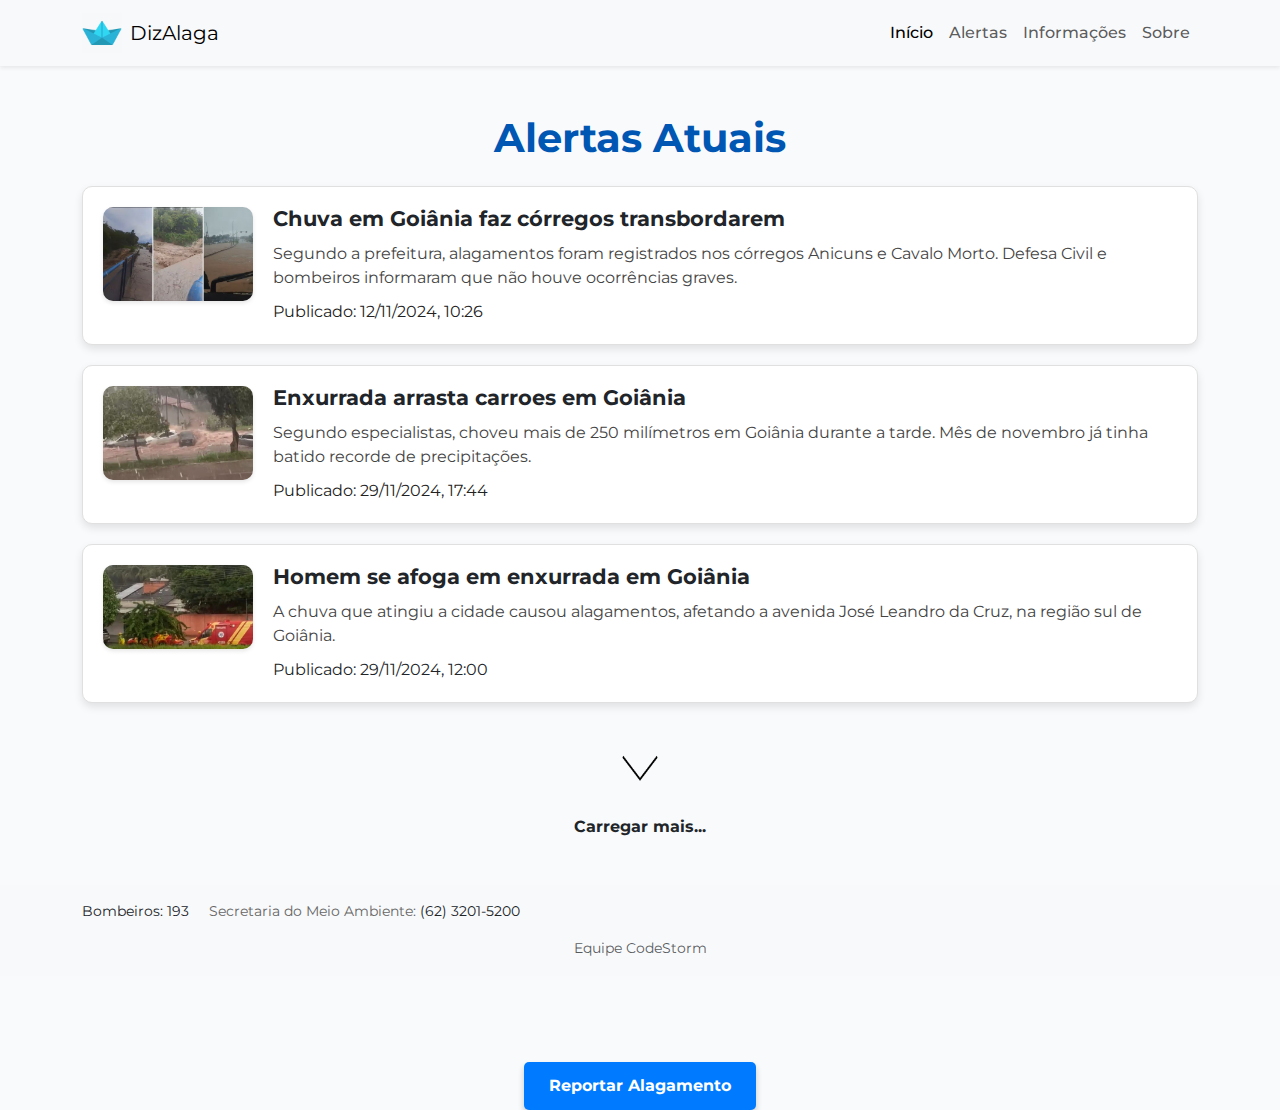
<file: alertas.html>
<!DOCTYPE html>
<html lang="pt-BR">

<head>

    <meta charset="UTF-8">
    <meta name="viewport" content="width=device-width, initial-scale=1.0">

    <title>DizAlaga - Alertas</title>

    <!-- Stylesheets Externos-->
     <!--Bootstrap -->
     <link href="https://cdn.jsdelivr.net/npm/bootstrap@5.3.2/dist/css/bootstrap.min.css" rel="stylesheet">
    <!-- Font -->
    <link href="https://fonts.googleapis.com/css2?family=Montserrat:wght@400;700&display=swap" rel="stylesheet">
     <!-- CSS-->
    <link href="alertas.css" rel="stylesheet">

</head>

<body>
     <!-- Barra de Navegação -->
     <nav class="navbar navbar-expand-lg bg-light shadow-sm">

        <div class="container">

            <a class="navbar-brand d-flex align-items-center" href="index.html">
                <img src="Logo.png" alt="DizAlaga Logo" class="me-2" style="height: 40px;">
                <span>DizAlaga</span>
            </a>

            <button class="navbar-toggler" type="button" data-bs-toggle="collapse" 
            data-bs-target="#navbarNav" aria-controls="navbarNav" aria-expanded="false" 
            aria-label="Toggle navigation">
                <span class="navbar-toggler-icon"></span>
            </button>

            <div class="collapse navbar-collapse" id="navbarNav">

                <ul class="navbar-nav ms-auto">
                    <li class="nav-item"><a class="nav-link active" href="index.html">Início</a></li>
                    <li class="nav-item"><a class="nav-link" href="alertas.html">Alertas</a></li>
                    <li class="nav-item"><a class="nav-link" href="informacoes.html">Informações</a></li>
                    <li class="nav-item"><a class="nav-link" href="sobre.html">Sobre</a></li>
                </ul>

            </div>
        </div>
    </nav>
    
    <!-- Conteudo Principal -->
    <main class="container mt-5">
        <h1 class="mb-4 text-center">Alertas Atuais</h1>

        <!-- Cards de Alerta -->
        <div class="alert-card">

            <img src="alertcard1.jpg" alt="Imagem do Alagamento">

            <div class="alert-content">

                <div class="alert-title">
                   <a  href="https://g1.globo.com/go/goias/noticia/2024/11/12/chuva-em-goiania-faz-corregos-transbordarem-deixam-ruas-alagadas-e-tem-queda-de-arvores-videos.ghtml" 
                   class="text-decoration-none text-dark"
                   target="_blank"
                   rel="noopener noreferrer"> Chuva em Goiânia faz córregos transbordarem </a> 
                   <!-- Texto Preto ou Azul? , def | class -->
                </div>
                <div class="alert-description">Segundo a prefeitura, alagamentos foram registrados nos córregos Anicuns e Cavalo Morto. 
                    Defesa Civil e bombeiros informaram que não houve ocorrências graves. </div>
                <div class="alert-time">Publicado: 12/11/2024, 10:26</div>

            </div>
        </div>

        <div class="alert-card">

            <img src="alertcard2.jpg" alt="Imagem do Alagamento">

            <div class="alert-content">

                <div class="alert-title">
                    <a  href="https://g1.globo.com/go/goias/noticia/2024/11/29/video-moradores-se-desesperam-ao-ver-carros-sendo-arrastados-por-enxurrada-durante-chuva-em-goiania.ghtml" 
                   class="text-decoration-none text-dark"
                   target="_blank"
                   rel="noopener noreferrer">Enxurrada arrasta carroes em Goiânia </a></div>
                <div class="alert-description">Segundo especialistas, choveu mais de 250 milímetros em Goiânia durante a tarde.
                     Mês de novembro já tinha batido recorde de precipitações. </div>
                <div class="alert-time">Publicado: 29/11/2024, 17:44</div>

            </div>
        </div>

        <div class="alert-card">

            <img src="alertcard3.jpg" alt="Imagem do Alagamento">

            <div class="alert-content">

                <div class="alert-title">
                    <a  href="https://ohoje.com/2024/11/29/homem-se-afoga-em-enxurrada-em-goiania/" 
                   class="text-decoration-none text-dark"
                   target="_blank"
                   rel="noopener noreferrer"> Homem se afoga em enxurrada em Goiânia</div>
                <div class="alert-description">A chuva que atingiu a cidade causou alagamentos, afetando a avenida José Leandro da Cruz, 
                    na região sul de Goiânia. </div>
                <div class="alert-time">Publicado: 29/11/2024, 12:00</div>

            </div>
        </div>

    <!-- Janela Pop-Up Para Reportar -->
    <div id="reportModal" class="modal fade" tabindex="-1" aria-labelledby="reportModalLabel" aria-hidden="true">
        <div class="modal-dialog">

            <div class="modal-content">
                <!-- Titulo / Nome da Janela -->
                <header class="modal-header">
                    <h2 id="reportModalLabel" class="modal-title">Reportar Alagamento</h2>
                    <button type="button" class="btn-close" data-bs-dismiss="modal" aria-label="Fechar"></button>
                </header>

                <!-- Conteudo da Janela -->
                <section class="modal-body">
                    <form id="reportForm" class="form">

                        <!-- Informa Localização-->
                        <div class="form-group mb-3">
                            <label for="location" class="form-label">Localização</label>
                            <input 
                                type="text" 
                                id="location" 
                                class="form-control" 
                                placeholder="Ex.: Rua das Flores, 123" 
                                required>
                        </div>

                        <!-- Descrição do Report -->
                        <div class="form-group mb-3">
                            <label for="description" class="form-label">Descrição do Ocorrido</label>
                            <textarea 
                                id="description" 
                                class="form-control" 
                                rows="4" 
                                placeholder="Inclua detalhes como profundidade, duração, etc." 
                                required></textarea>
                        </div>

                        <!-- Upload de Imagem-->
                        <div class="form-group mb-3">
                            <label for="imageUpload" class="form-label">Carregar Foto (opcional)</label>
                            <input type="file" id="imageUpload" class="form-control">
                        </div>

                        <!-- Botão de Envio -->
                        <div class="form-group">
                            <button type="submit" class="btn btn-primary w-100">
                                Enviar Relatório
                            </button>
                        </div>
                    </form>
                </section>
            </div>
        </div>
    </div>
    
    <!-- Carregar Mais -->
    <div class="d-flex flex-column align-items-center my-4">
        <img 
            src="arrow.png" 
            alt="Carregar mais" 
            class="load-more-img"
            style="width: 80px; height: auto;">
        <p class="mt-2 text-center fw-bold">Carregar mais...</p>
    </div>


    </main>

    <!-- Botão para Reportar Alagamento-->
    <button id="reportButton" class="report-button">Reportar Alagamento</button>


    <!-- Mensagem de Report -->
    <div id="successMessage" class="success-message">
        Reportado com sucesso!
    </div>
    

    <!-- Footer -->
    <!-- Footer -->
    <footer class="bg-light py-3">
        <div class="container">
            <div class="row">
                <!-- Lado Esquerdo - Contatos -->
                <div class="col-md-6 text-start">
                    <span>Bombeiros:</span>
                    <a href="tel:+123" class="text-decoration-none text-dark me-3">
                        <i class="fas fa-phone-alt"></i> 193
                    </a>
                    <span>Secretaria do Meio Ambiente:</span>
                    <a href="tel:+0987654321" class="text-decoration-none text-dark">
                        <i class="fas fa-phone-alt"></i> (62) 3201-5200
                    </a>
                </div>
            <p class="text-center mt-3 mb-0 text-muted">Equipe CodeStorm</p>
        </div>
    </footer>

    <!-- Scripts -->

    <script>
        // Trigger do Botão com Click
        document.getElementById("reportButton").addEventListener("click", function () {
            let reportModal = new bootstrap.Modal(document.getElementById("reportModal"));
            reportModal.show();
        });
    </script>

    <script>
        document.getElementById('reportForm').addEventListener('submit', function (event) {
            event.preventDefault();

            // Esconde o Pop-Up
            const modal = bootstrap.Modal.getInstance(document.getElementById('reportModal'));
            modal.hide();

            // Mostra mensagem de sucesso de cadastro
            const successMessage = document.getElementById('successMessage');
            successMessage.style.display = 'block';

            // Esconde a Mensagem depois de 3 segundos
            setTimeout(() => {
                successMessage.style.display = 'none';
            }, 3000);

            // Limpa o Formulario
            this.reset();
        });
    </script>
    <script src="https://cdn.jsdelivr.net/npm/bootstrap@5.3.2/dist/js/bootstrap.bundle.min.js"></script>
</body>

</html>
</file>
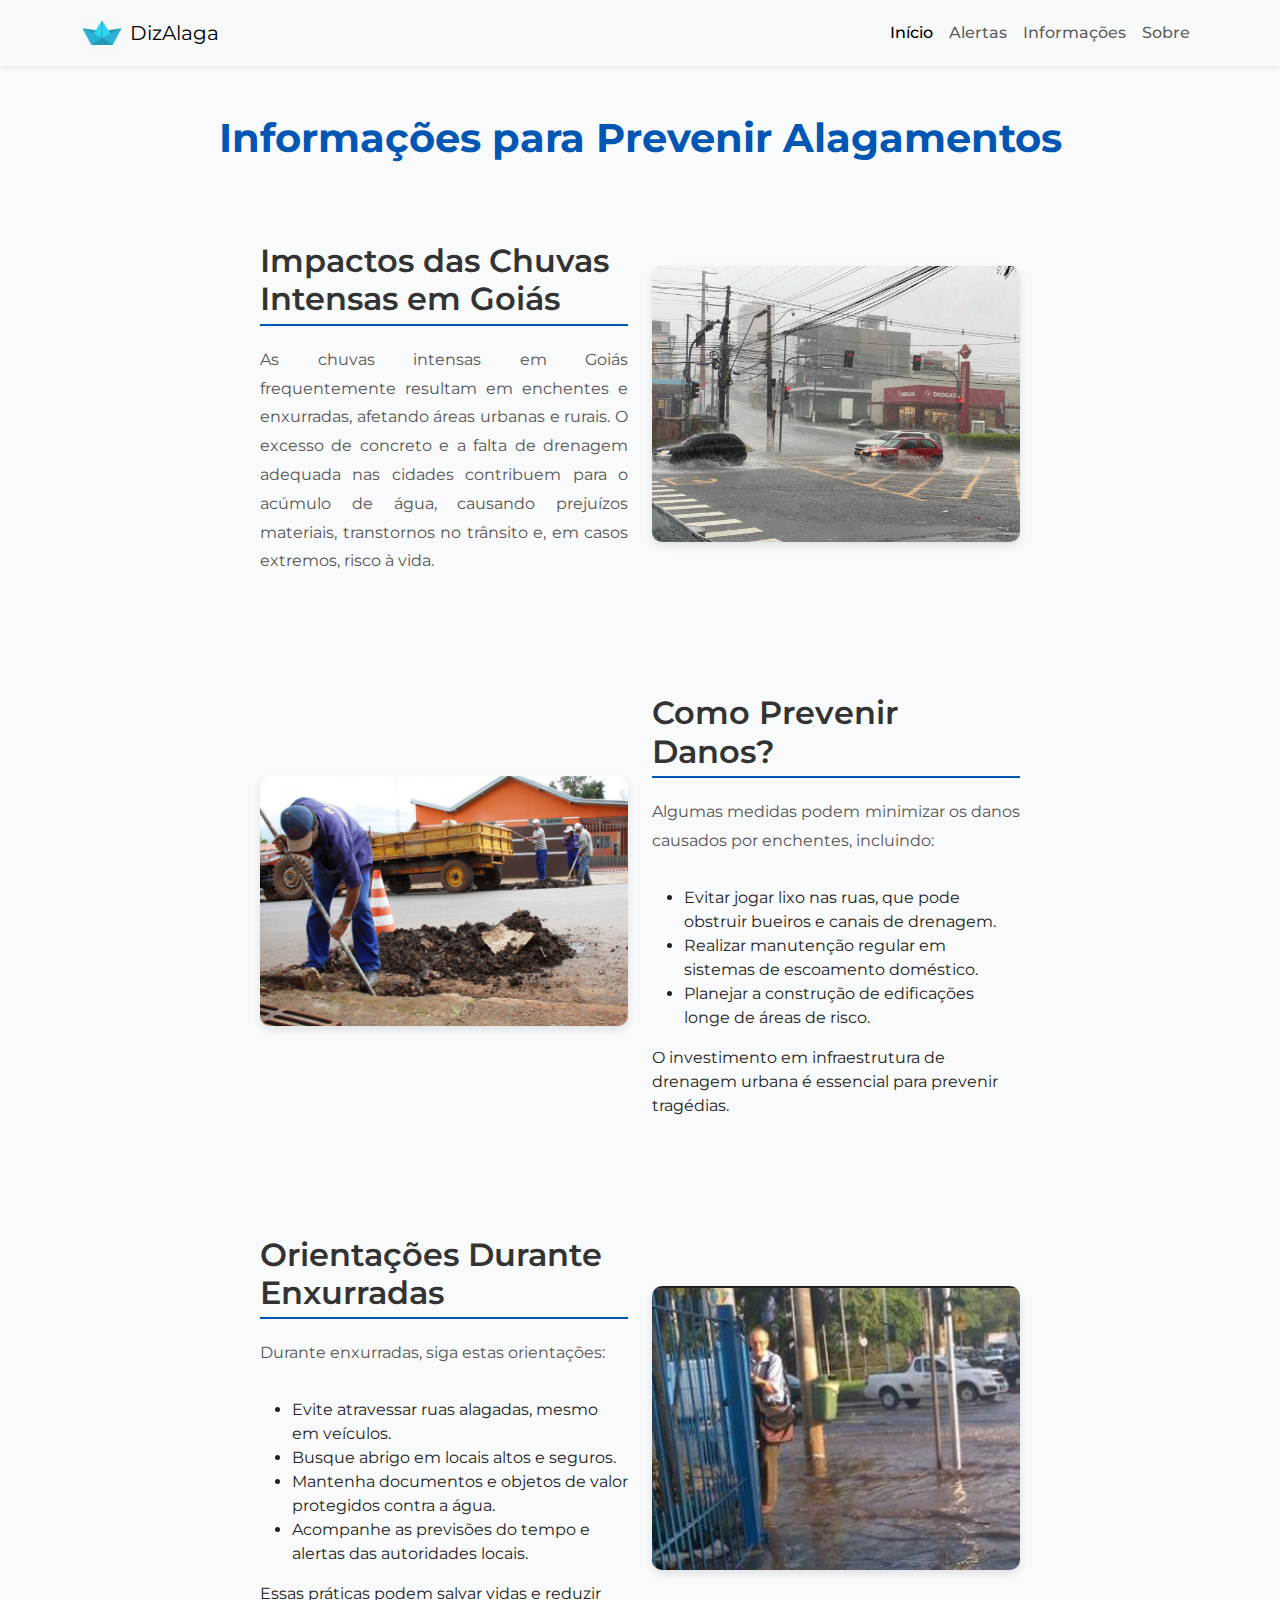
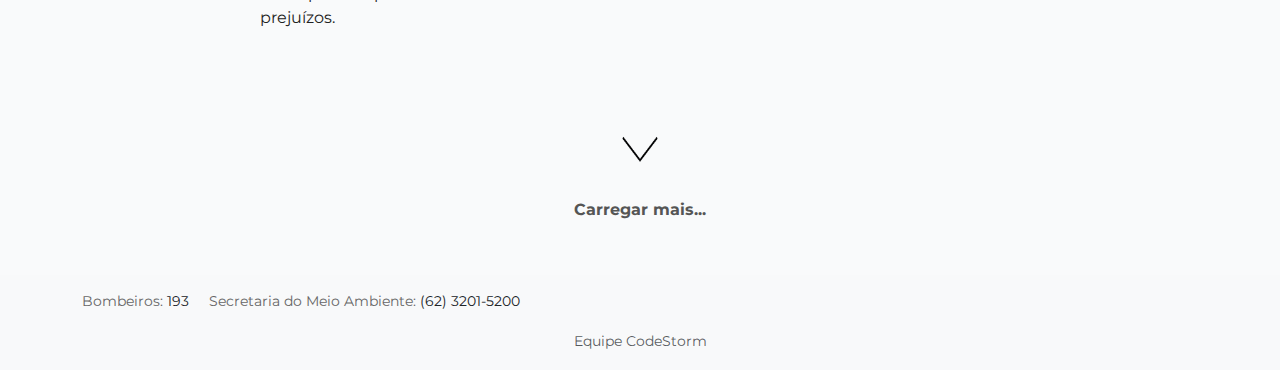
<file: informacoes.html>
<!DOCTYPE html>
<html lang="pt-BR">

<head>
    <meta charset="UTF-8">
    <meta name="viewport" content="width=device-width, initial-scale=1.0">
    
    <title>DizAlaga - Informações</title>

    <!-- Stylesheets Externos-->
     <!--Bootstrap -->
     <link href="https://cdn.jsdelivr.net/npm/bootstrap@5.3.2/dist/css/bootstrap.min.css" rel="stylesheet">
    <!-- Font -->
    <link href="https://fonts.googleapis.com/css2?family=Montserrat:wght@400;700&display=swap" rel="stylesheet">
     <!-- CSS-->
    <link href="informacoes.css" rel="stylesheet">
</head>

<body>
    <!-- Barra de Navegação -->
    <nav class="navbar navbar-expand-lg bg-light shadow-sm">

        <div class="container">

            <a class="navbar-brand d-flex align-items-center" href="index.html">
                <img src="Logo.png" alt="DizAlaga Logo" class="me-2" style="height: 40px;">
                <span>DizAlaga</span>
            </a>

            <button class="navbar-toggler" type="button" data-bs-toggle="collapse" 
            data-bs-target="#navbarNav" aria-controls="navbarNav" aria-expanded="false" 
            aria-label="Toggle navigation">
                <span class="navbar-toggler-icon"></span>
            </button>

            <div class="collapse navbar-collapse" id="navbarNav">

                <ul class="navbar-nav ms-auto">
                    <li class="nav-item"><a class="nav-link active" href="index.html">Início</a></li>
                    <li class="nav-item"><a class="nav-link" href="alertas.html">Alertas</a></li>
                    <li class="nav-item"><a class="nav-link" href="informacoes.html">Informações</a></li>
                    <li class="nav-item"><a class="nav-link" href="sobre.html">Sobre</a></li>
                </ul>

            </div>
        </div>
    </nav>

    <!-- Conteudo Principal -->
    <div class="container mt-5">
        <h1>Informações para Prevenir Alagamentos</h1>
        
        <!-- Primeira -->
        <section class="info-section mb-5">
            <div class="row align-items-center">
                <div class="col-md-6">
                    <h2>Impactos das Chuvas Intensas em Goiás</h2>
                    <p>
                        As chuvas intensas em Goiás frequentemente resultam em enchentes e enxurradas, 
                        afetando áreas urbanas e rurais. O excesso de concreto e a falta de drenagem adequada nas cidades 
                        contribuem para o acúmulo de água, causando prejuízos materiais, transtornos no trânsito 
                        e, em casos extremos, risco à vida.
                    </p>
                </div>
                <div class="col-md-6 text-center">
                    <img src="news1.jpeg" alt="Imagem-Topico-1" class="img-fluid">
                </div>
            </div>
        </section>

        <!-- Segunda Seção -->
        <section class="info-section mb-5">
            <div class="row align-items-center flex-md-row-reverse">
                <div class="col-md-6">
                    <h2>Como Prevenir Danos?</h2>
                    <p>
                        Algumas medidas podem minimizar os danos causados por enchentes, incluindo:
                        <ul>
                            <li>Evitar jogar lixo nas ruas, que pode obstruir bueiros e canais de drenagem.</li>
                            <li>Realizar manutenção regular em sistemas de escoamento doméstico.</li>
                            <li>Planejar a construção de edificações longe de áreas de risco.</li>
                        </ul>
                        O investimento em infraestrutura de drenagem urbana é essencial para prevenir tragédias.
                    </p>
                </div>
                <div class="col-md-6 text-center">
                    <img src="news2.jpg" alt="Imagem-Topico-2" class="img-fluid">
                </div>
            </div>
        </section>

        <!-- Terceira Seção-->
        <section class="info-section mb-5">
            <div class="row align-items-center">
                <div class="col-md-6">
                    <h2>Orientações Durante Enxurradas</h2>
                    <p>
                        Durante enxurradas, siga estas orientações:
                        <ul>
                            <li>Evite atravessar ruas alagadas, mesmo em veículos.</li>
                            <li>Busque abrigo em locais altos e seguros.</li>
                            <li>Mantenha documentos e objetos de valor protegidos contra a água.</li>
                            <li>Acompanhe as previsões do tempo e alertas das autoridades locais.</li>
                        </ul>
                        Essas práticas podem salvar vidas e reduzir prejuízos.
                    </p>
                </div>
                <div class="col-md-6 text-center">
                    <img src="news4.png" alt="Imagem-Topico-3" class="img-fluid">
                </div>
            </div>
        </section>
    </div>

        <!-- Carregar Mais -->
        <div class="d-flex flex-column align-items-center my-4">
            <img 
                src="arrow.png" 
                alt="Carregar mais" 
                class="load-more-img"
                style="width: 80px; height: auto;">
            <p class="mt-2 text-center fw-bold">Carregar mais...</p>
        </div>

    <!-- Footer -->
    <footer class="bg-light py-3">
        <div class="container">
            <div class="row">
                <!-- Lado Esquerdo - Contatos -->
                <div class="col-md-6 text-start">
                    <span>Bombeiros:</span>
                    <a href="tel:+123" class="text-decoration-none text-dark me-3">
                        <i class="fas fa-phone-alt"></i> 193
                    </a>
                    <span>Secretaria do Meio Ambiente:</span>
                    <a href="tel:+0987654321" class="text-decoration-none text-dark">
                        <i class="fas fa-phone-alt"></i> (62) 3201-5200
                    </a>
                </div>
            <p class="text-center mt-3 mb-0 text-muted">Equipe CodeStorm</p>
        </div>
    </footer>

    <script src="https://cdn.jsdelivr.net/npm/bootstrap@5.3.2/dist/js/bootstrap.bundle.min.js"></script>
</body>

</html>
</file>
<file: alertas.css>
/* Geral */
body {
    font-family: 'Montserrat', sans-serif;
    background-color: #f9fafb;
    color: #222;
    margin: 0;
    padding: 0;
}

h1{
    font-weight: 700;
    color: #0056b3;
    margin-bottom: 40px;
    text-align: center;
}

/* Barra de Navegação */
.navbar-brand img {
    height: 40px;
}

.navbar {
    box-shadow: 0 2px 5px rgba(0, 0, 0, 0.1);
}

.nav-link {
    position: relative;
    font-weight: 500;
    transition: color 0.3s ease;
}

.nav-link:hover {
    color: #0056b3;
}

/* Efeito de Hover na Barra de Navegação*/
.nav-link::after {
    content: "";
    position: absolute;
    bottom: -2px;
    left: 50%;
    width: 0;
    height: 2px;
    background-color: #0056b3;
    transition: width 0.3s ease, left 0.3s ease;
}

.nav-link:hover::after {
    width: 100%;
    left: 0;
}

/* Cards de Alerta */
.alert-card {
    display: flex;
    flex-direction: row;
    align-items: flex-start;
    margin-bottom: 20px;
    padding: 20px;
    background-color: #ffffff;
    border: 1px solid #e0e0e0;
    border-radius: 10px;
    box-shadow: 0 4px 8px rgba(0, 0, 0, 0.1);
    transition: transform 0.2s ease, box-shadow 0.2s ease;
}

.alert-card:hover {
    transform: translateY(-3px);
    box-shadow: 0 6px 12px rgba(0, 0, 0, 0.15);
}

/* Imagem de Alerta */
.alert-card img {
    max-width: 150px;
    max-height: 100px;
    margin-right: 20px;
    border-radius: 10px;
    box-shadow: 0 2px 4px rgba(0, 0, 0, 0.1);
    object-fit: cover;
}

/* Conteudo de Alertas*/
.alert-content {
    flex: 1;
    display: flex;
    flex-direction: column;
    justify-content: space-between;
}

.alert-title {
    font-size: 1.3rem;
    font-weight: 700;
    color: #0056b3;
    margin-bottom: 10px;
    line-height: 1.2;
}

.alert-title:hover {
    text-decoration: underline;
    cursor: pointer;
}

.alert-description {
    font-size: 1rem;
    color: #444;
    margin-bottom: 10px;
    line-height: 1.5;
}

/* Botão para Reportar Alagamento */
.report-button {
    position: absolute;
    bottom: -210px;
    left: 50%;
    transform: translateX(-50%);
    z-index: 10;
    padding: 12px 25px;
    font-size: 1rem;
    font-weight: bold;
    color: #fff;
    background-color: #007bff;
    border: none;
    border-radius: 5px;
    box-shadow: 0 4px 6px rgba(0, 0, 0, 0.2);
    transition: background-color 0.3s ease, transform 0.2s ease;
    cursor: pointer;
}

.report-button:hover {
    background-color: #0056b3;
    transform: translateX(-50%) scale(1.05);
}

/* Janela de Report */
.modal-content {
    border-radius: 10px;
    box-shadow: 0 4px 15px rgba(0, 0, 0, 0.2);
}

.modal-header {
    background-color: #007bff;
    color: #fff;
    border-bottom: none;
}

.modal-title {
    font-weight: bold;
}

.modal-body {
    padding: 20px;
}

#reportForm .btn-primary {
    background-color: #007bff;
    border: none;
}

#reportForm .btn-primary:hover {
    background-color: #0056b3;
}

/* Mensagem de Confirmação de Report */
.success-message {
    position: fixed;
    bottom: 20px;
    right: 20px;
    background-color: #28a745;
    color: #fff;
    padding: 10px 20px;
    border-radius: 5px;
    box-shadow: 0 2px 10px rgba(0, 0, 0, 0.1);
    font-size: 0.9rem;
    display: none;
    z-index: 1050;
}


/*Carregar mais*/
.load-more-img {
    border-radius: 50%; 
    padding: 20px; 
    transition: box-shadow 0.3s ease;
    display: inline-flex;
    justify-content: center;
    align-items: center;
}

.load-more-img:hover {
    box-shadow: 0 0 15px rgba(0, 0, 0, 0.4)
}

/* Footer */
footer {
    margin-top: 30px;
    text-align: center;
    font-size: 0.9em;
    color: #666;
    background-color: #f0f0f0;
    padding: 15px 0;
}

.foot-line {
    border-top: 1px solid #ddd;
    margin-top: 30px;
}
</file>
<file: informacoes.css>
/* Geral*/
body {
    font-family: 'Montserrat', sans-serif;
    background-color: #f9fafb;
    color: #222;
    margin: 0;
    padding: 0;
}

/* Barra de Navegação */
.navbar-brand img {
    height: 40px;
}

.navbar {
    box-shadow: 0 2px 5px rgba(0, 0, 0, 0.1);
}

.nav-link {
    position: relative;
    font-weight: 500;
    transition: color 0.3s ease;
}

.nav-link:hover {
    color: #0056b3;
}

/* Efeito de Hover na Barra de Navegação*/
.nav-link::after {
    content: "";
    position: absolute;
    bottom: -2px;
    left: 50%;
    width: 0;
    height: 2px;
    background-color: #0056b3;
    transition: width 0.3s ease, left 0.3s ease;
}

.nav-link:hover::after {
    width: 100%;
    left: 0;
}

/* Headings */
h1 {
    font-weight: 700;
    color: #0056b3;
    margin-bottom: 40px;
    text-align: center;
}

h2 {
    font-weight: 600;
    color: #333;
    margin-bottom: 20px;
    border-bottom: 2px solid #0056b3;
    padding-bottom: 5px;
    display: inline-block;
}

/* Paragrafos */
p {
    line-height: 1.8;
    color: #555;
    margin-bottom: 20px;
    text-align: justify;
}

/* Imagem*/
.info-section img {
    max-width: 100%;
    height: auto;
    border-radius: 10px;
    box-shadow: 0 4px 8px rgba(0, 0, 0, 0.1);
    margin: 20px 0;
    transition: transform 0.3s ease, box-shadow 0.3s ease;
}

.info-section img:hover {
    transform: scale(1.05);
    box-shadow: 0 8px 16px rgba(0, 0, 0, 0.2);
}

/* Footer */
footer {
    margin-top: 30px;
    text-align: center;
    font-size: 0.9em;
    color: #666;
    background-color: #f0f0f0;
    padding: 15px 0;
}

.foot-line {
    border-top: 1px solid #ddd;
    margin-top: 30px;
}
/* Seção Informação */
.info-section {
    margin: 40px auto;
    padding: 0 20px;
    max-width: 800px;
}

.info-section h2 {
    margin-top: 40px;
}

.info-section p {
    margin-bottom: 30px;
}

/* Efeito de Hover na Barra de Navegação*/
.nav-link::after {
    content: "";
    position: absolute;
    bottom: -2px;
    left: 50%;
    width: 0;
    height: 2px;
    background-color: #0056b3;
    transition: width 0.3s ease, left 0.3s ease;
}

.nav-link:hover::after {
    width: 100%;
    left: 0;
}

/*Carregar mais*/
.load-more-img {
    border-radius: 50%; 
    padding: 20px; 
    transition: box-shadow 0.3s ease;
    display: inline-flex;
    justify-content: center;
    align-items: center;
}

.load-more-img:hover {
    box-shadow: 0 0 15px rgba(0, 0, 0, 0.4)
}
</file>
